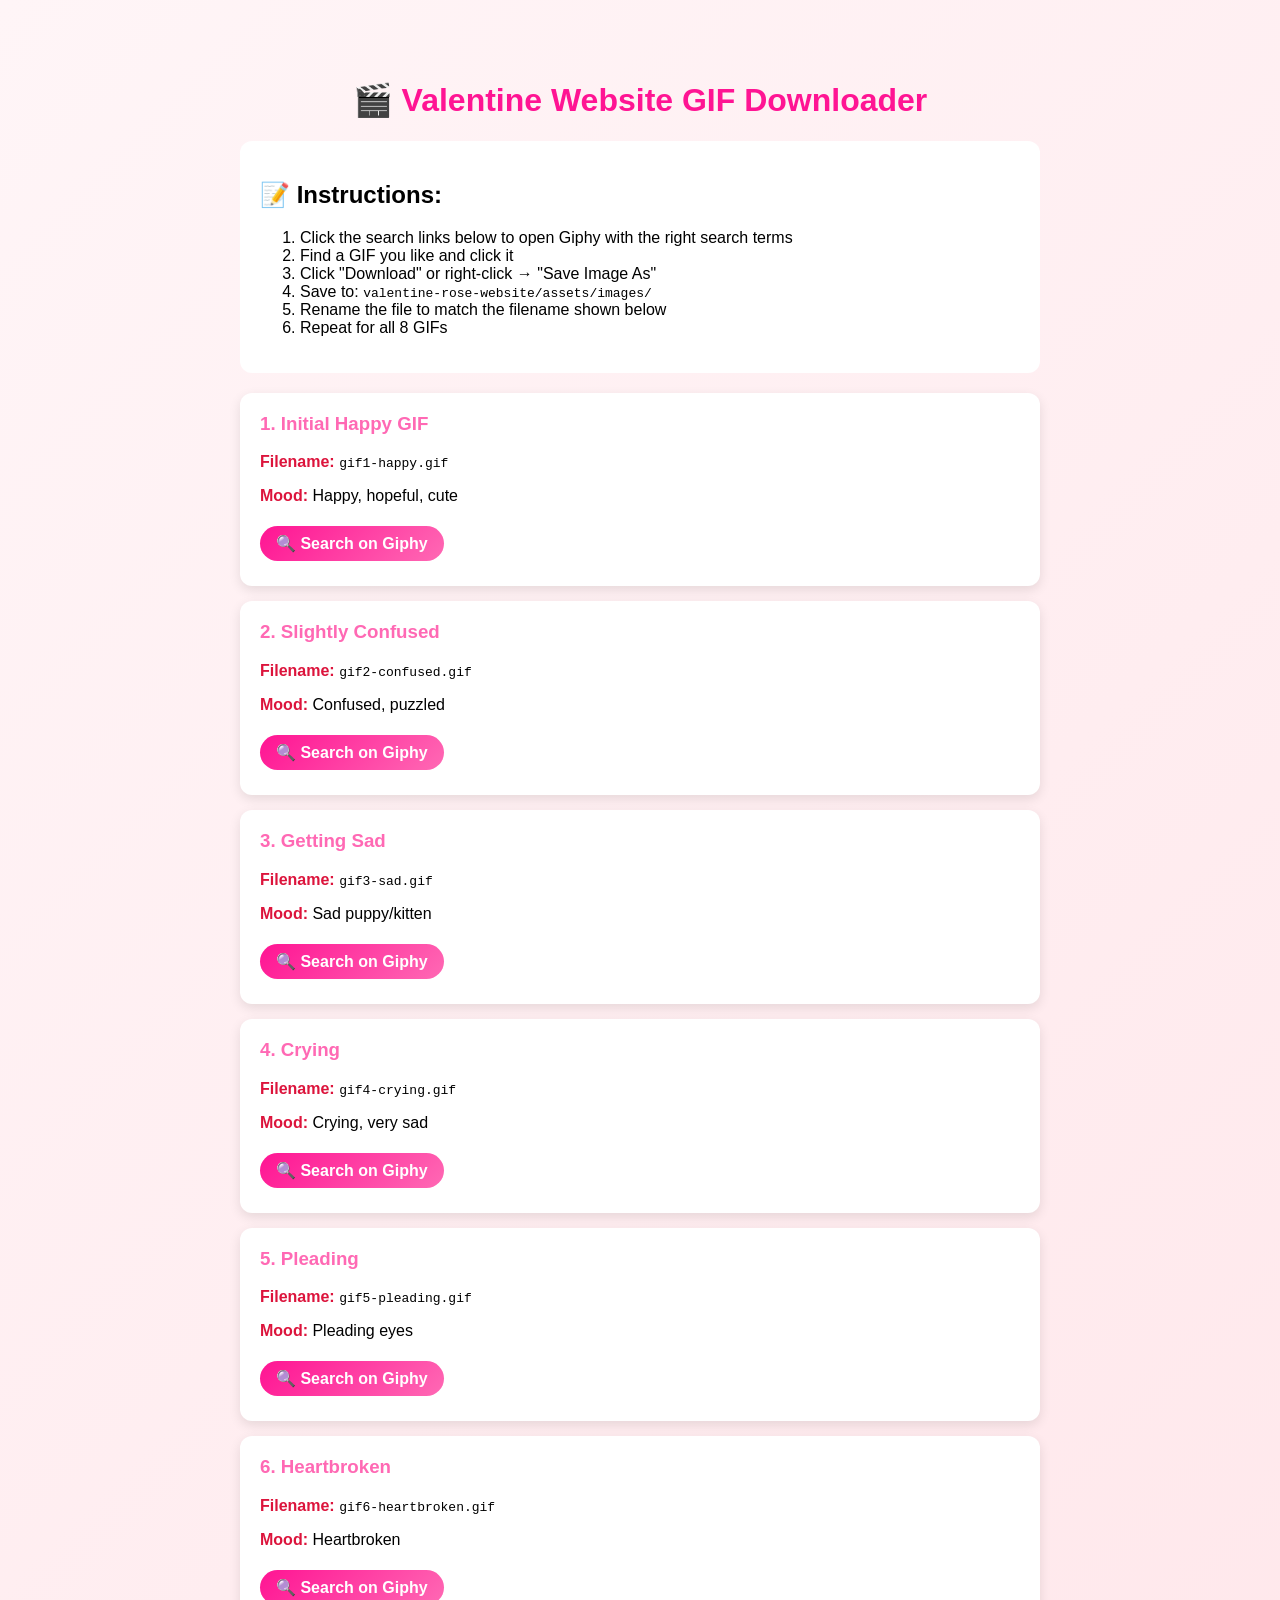
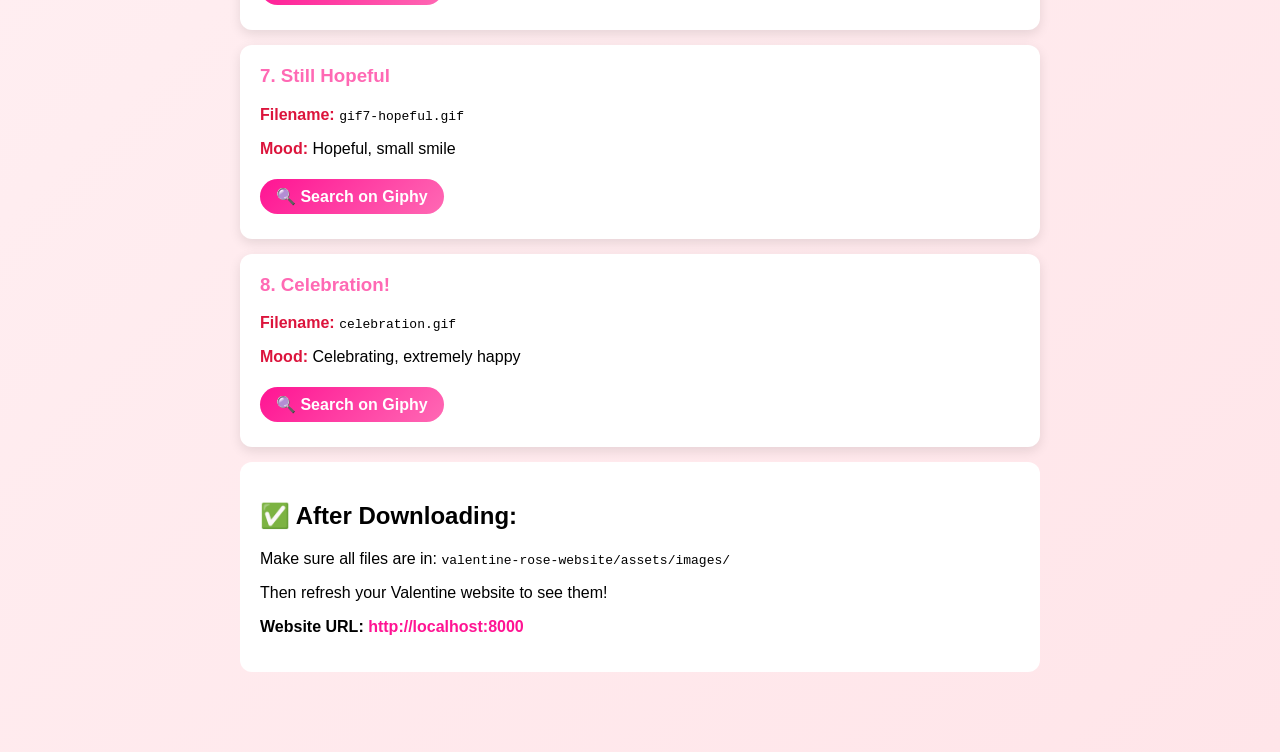
<file: gif-downloader.html>
<!DOCTYPE html>
<html lang="en">

<head>
    <meta charset="UTF-8">
    <meta name="viewport" content="width=device-width, initial-scale=1.0">
    <title>GIF Downloader Helper</title>
    <style>
        body {
            font-family: 'Segoe UI', Tahoma, Geneva, Verdana, sans-serif;
            max-width: 800px;
            margin: 40px auto;
            padding: 20px;
            background: linear-gradient(135deg, #FFF5F7 0%, #FFE5E9 100%);
        }

        h1 {
            color: #FF1493;
            text-align: center;
        }

        .gif-item {
            background: white;
            padding: 20px;
            margin: 15px 0;
            border-radius: 12px;
            box-shadow: 0 4px 12px rgba(0, 0, 0, 0.1);
        }

        .gif-item h3 {
            color: #FF69B4;
            margin-top: 0;
        }

        .gif-item strong {
            color: #DC143C;
        }

        a {
            color: #FF1493;
            text-decoration: none;
            font-weight: 600;
        }

        a:hover {
            text-decoration: underline;
        }

        .search-link {
            display: inline-block;
            background: linear-gradient(135deg, #FF1493 0%, #FF69B4 100%);
            color: white;
            padding: 8px 16px;
            border-radius: 20px;
            margin: 5px 0;
        }

        .instructions {
            background: #FFF;
            padding: 20px;
            border-radius: 12px;
            margin-bottom: 20px;
        }
    </style>
</head>

<body>
    <h1>🎬 Valentine Website GIF Downloader</h1>

    <div class="instructions">
        <h2>📝 Instructions:</h2>
        <ol>
            <li>Click the search links below to open Giphy with the right search terms</li>
            <li>Find a GIF you like and click it</li>
            <li>Click "Download" or right-click → "Save Image As"</li>
            <li>Save to: <code>valentine-rose-website/assets/images/</code></li>
            <li>Rename the file to match the filename shown below</li>
            <li>Repeat for all 8 GIFs</li>
        </ol>
    </div>

    <div class="gif-item">
        <h3>1. Initial Happy GIF</h3>
        <p><strong>Filename:</strong> <code>gif1-happy.gif</code></p>
        <p><strong>Mood:</strong> Happy, hopeful, cute</p>
        <a class="search-link" href="https://giphy.com/search/cute-bear-happy-love" target="_blank">
            🔍 Search on Giphy
        </a>
    </div>

    <div class="gif-item">
        <h3>2. Slightly Confused</h3>
        <p><strong>Filename:</strong> <code>gif2-confused.gif</code></p>
        <p><strong>Mood:</strong> Confused, puzzled</p>
        <a class="search-link" href="https://giphy.com/search/confused-cute-animal" target="_blank">
            🔍 Search on Giphy
        </a>
    </div>

    <div class="gif-item">
        <h3>3. Getting Sad</h3>
        <p><strong>Filename:</strong> <code>gif3-sad.gif</code></p>
        <p><strong>Mood:</strong> Sad puppy/kitten</p>
        <a class="search-link" href="https://giphy.com/search/sad-puppy-cute" target="_blank">
            🔍 Search on Giphy
        </a>
    </div>

    <div class="gif-item">
        <h3>4. Crying</h3>
        <p><strong>Filename:</strong> <code>gif4-crying.gif</code></p>
        <p><strong>Mood:</strong> Crying, very sad</p>
        <a class="search-link" href="https://giphy.com/search/crying-cat-sad" target="_blank">
            🔍 Search on Giphy
        </a>
    </div>

    <div class="gif-item">
        <h3>5. Pleading</h3>
        <p><strong>Filename:</strong> <code>gif5-pleading.gif</code></p>
        <p><strong>Mood:</strong> Pleading eyes</p>
        <a class="search-link" href="https://giphy.com/search/pleading-puppy-eyes" target="_blank">
            🔍 Search on Giphy
        </a>
    </div>

    <div class="gif-item">
        <h3>6. Heartbroken</h3>
        <p><strong>Filename:</strong> <code>gif6-heartbroken.gif</code></p>
        <p><strong>Mood:</strong> Heartbroken</p>
        <a class="search-link" href="https://giphy.com/search/heartbroken-sad-cute" target="_blank">
            🔍 Search on Giphy
        </a>
    </div>

    <div class="gif-item">
        <h3>7. Still Hopeful</h3>
        <p><strong>Filename:</strong> <code>gif7-hopeful.gif</code></p>
        <p><strong>Mood:</strong> Hopeful, small smile</p>
        <a class="search-link" href="https://giphy.com/search/hopeful-smile-cute" target="_blank">
            🔍 Search on Giphy
        </a>
    </div>

    <div class="gif-item">
        <h3>8. Celebration!</h3>
        <p><strong>Filename:</strong> <code>celebration.gif</code></p>
        <p><strong>Mood:</strong> Celebrating, extremely happy</p>
        <a class="search-link" href="https://giphy.com/search/celebration-party-confetti-happy" target="_blank">
            🔍 Search on Giphy
        </a>
    </div>

    <div class="instructions">
        <h2>✅ After Downloading:</h2>
        <p>Make sure all files are in: <code>valentine-rose-website/assets/images/</code></p>
        <p>Then refresh your Valentine website to see them!</p>
        <p><strong>Website URL:</strong> <a href="http://localhost:8000">http://localhost:8000</a></p>
    </div>
</body>

</html>
</file>
